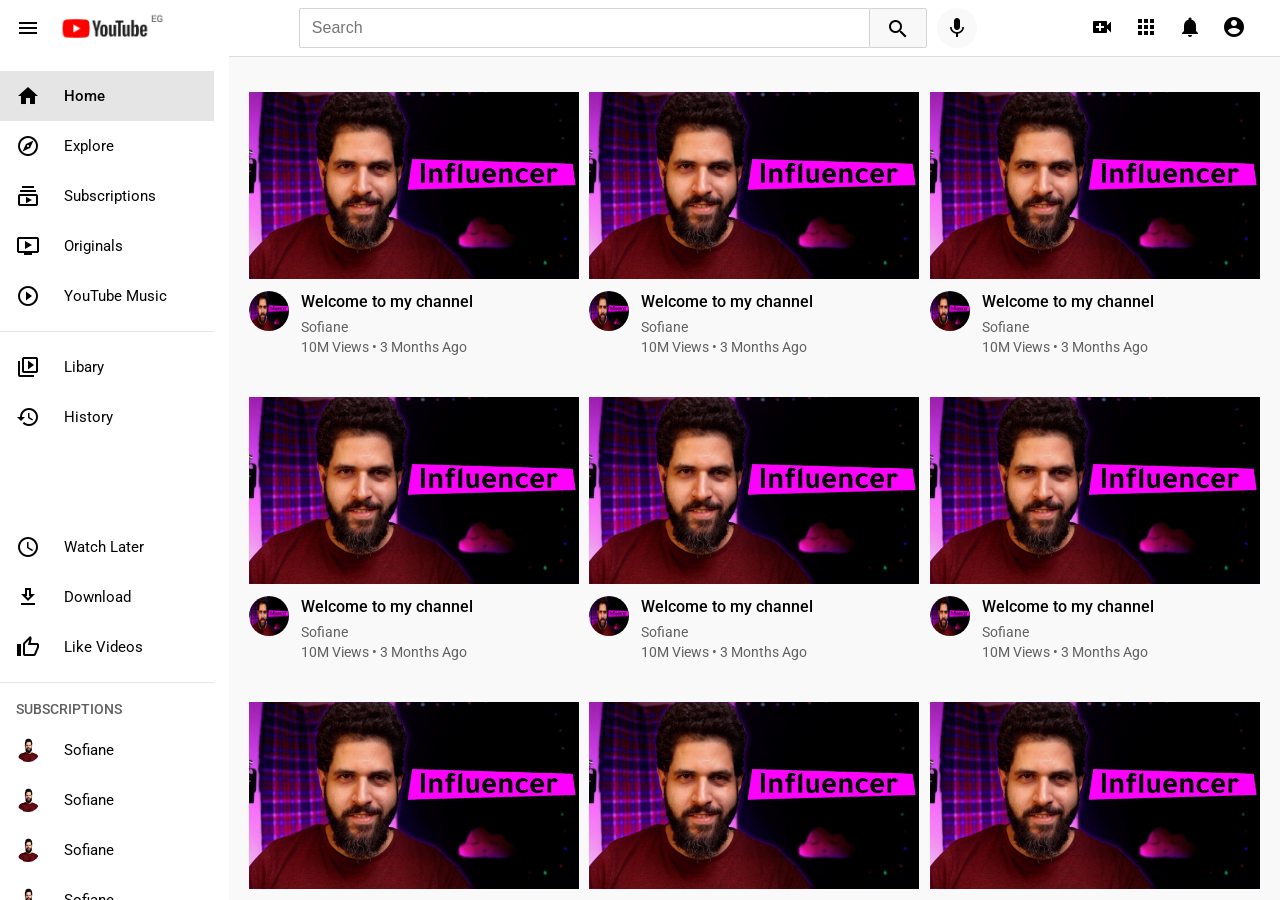
<file: project02/index.html>
<!DOCTYPE html>
<html lang="en">
<head>
    <meta charset="UTF-8">
    <meta name="viewport" content="width=device-width, initial-scale=1.0">
    <link href="https://fonts.googleapis.com/icon?family=Material+Icons" rel="stylesheet">
    <link href="https://fonts.googleapis.com/icon?family=Material+Icons+Outlined" rel="stylesheet">
    <link rel="stylesheet" href="index.css">
    <title>YouTube</title>
    
</head>
<body>
    <header>
        <div class="left-section">
            <i class="material-icons logo">menu</i>
            <img src="images\youtube-logo.png" alt="YouTube logo">
        </div>
        <div class="mid-section">
            <form action="">
                <input type="text" placeholder="Search">
                <button>
                    <i class="material-icons">search</i>

                </button>
            </form>
            <i class="material-icons mic">mic</i>

        </div>
        <div class="right-section">
            <a href=""> <i class="material-icons">video_call</i></a>
            <a href=""> <i class="material-icons">apps</i></a>
            <a href=""> <i class="material-icons">notifications</i></a>
            <a href=""> <i class="material-icons">account_circle</i></a>


        </div>
    </header>
    <div class="content-area">
        <aside>
            <nav>
                <a href="" class="nav-link active">
                    <i class="material-icons">home</i>
                    <span id="active-span">Home</span>

                </a>
                <a href="" class="nav-link">
                    <i class="material-icons-outlined">explore</i>
                    <span>Explore</span>
                </a>
                <a href="" class="nav-link">
                    <i class="material-icons-outlined">subscriptions</i>
                    <span>Subscriptions</span>
                </a>
                <a href="" class="nav-link">
                    <i class="material-icons-outlined">ondemand_video</i>
                    <span>Originals</span>
                </a>
                <a href="" class="nav-link">
                    <i class="material-icons-outlined">play_circle_outline</i>
                    <span>YouTube Music</span>
                </a>
                <hr>
                <a href="" class="nav-link">
                    <i class="material-icons-outlined">video_library</i>
                    <span>Libary</span>
                </a>
                <a href="" class="nav-link">
                    <i class="material-icons">history</i>
                    <span>History</span>
                </a>
                <a href="" class="nav-link">
                    <i class="material-icons-outlined">smart_display</i>
                    <span>Your Videos</span>
                </a>
                <a href="" class="nav-link">
                    <i class="material-icons-outlined">watch_later</i>
                    <span>Watch Later</span>
                </a>
                <a href="" class="nav-link">
                    <i class="material-icons-outlined">download</i>
                    <span>Download</span>
                </a>
                <a href="" class="nav-link">
                    <i class="material-icons-outlined">thumb_up</i>
                    <span>Like Videos</span>
                </a>
                <hr>
                <p>Subscriptions</p>
                <a href="" class="nav-link">
                    <img src="images\profile-pic.png" alt="img" class="channel-img">
                    <span>Sofiane</span>
                </a>
                <a href="" class="nav-link">
                    <img src="images\profile-pic.png" alt="img" class="channel-img">
                    <span>Sofiane</span>
                </a>
                <a href="" class="nav-link">
                    <img src="images\profile-pic.png" alt="img" class="channel-img">
                    <span>Sofiane</span>
                </a>
                <a href="" class="nav-link">
                    <img src="images\profile-pic.png" alt="img" class="channel-img">
                    <span>Sofiane</span>
                </a>
                <a href="" class="nav-link">
                    <img src="images\profile-pic.png" alt="img" class="channel-img">
                    <span>Sofiane</span>
                </a>
                <a href="" class="nav-link">
                    <img src="images\profile-pic.png" alt="img" class="channel-img">
                    <span>Sofiane</span>
                </a>
            </nav>
        </aside>
        <main>
            <div class="container-videos">
                <div class="video">
                    <div class="thumbnail">
                        <img src="images\video1.jpeg" alt="video-foto">

                    </div>
                    <div class="video-detils">
                        <div class="creator-img">
                            <img src="images\video1.jpeg" alt="video-foto">
                        </div>
                        <div class="titel">
                            <a href="" class="video-titel">Welcome to my channel</a>
                            <a href="" class="video-creator">
                                Sofiane
                            </a>
                            <span>10M Views • 3 Months Ago</span>
                        </div>
                    </div>
                </div>
                <div class="video">
                    <div class="thumbnail">
                        <img src="images\video1.jpeg" alt="video-foto">

                    </div>
                    <div class="video-detils">
                        <div class="creator-img">
                            <img src="images\video1.jpeg" alt="video-foto">
                        </div>
                        <div class="titel">
                            <a href="" class="video-titel">Welcome to my channel</a>
                            <a href="" class="video-creator">
                                Sofiane
                            </a>
                            <span>10M Views • 3 Months Ago</span>
                        </div>
                    </div>
                </div>
                <div class="video">
                    <div class="thumbnail">
                        <img src="images\video1.jpeg" alt="video-foto">

                    </div>
                    <div class="video-detils">
                        <div class="creator-img">
                            <img src="images\video1.jpeg" alt="video-foto">
                        </div>
                        <div class="titel">
                            <a href="" class="video-titel">Welcome to my channel</a>
                            <a href="" class="video-creator">
                                Sofiane
                            </a>
                            <span>10M Views • 3 Months Ago</span>
                        </div>
                    </div>
                </div>
                <div class="video">
                    <div class="thumbnail">
                        <img src="images\video1.jpeg" alt="video-foto">

                    </div>
                    <div class="video-detils">
                        <div class="creator-img">
                            <img src="images\video1.jpeg" alt="video-foto">
                        </div>
                        <div class="titel">
                            <a href="" class="video-titel">Welcome to my channel</a>
                            <a href="" class="video-creator">
                                Sofiane
                            </a>
                            <span>10M Views • 3 Months Ago</span>
                        </div>
                    </div>
                </div>
                <div class="video">
                    <div class="thumbnail">
                        <img src="images\video1.jpeg" alt="video-foto">

                    </div>
                    <div class="video-detils">
                        <div class="creator-img">
                            <img src="images\video1.jpeg" alt="video-foto">
                        </div>
                        <div class="titel">
                            <a href="" class="video-titel">Welcome to my channel</a>
                            <a href="" class="video-creator">
                                Sofiane
                            </a>
                            <span>10M Views • 3 Months Ago</span>
                        </div>
                    </div>
                </div>
                <div class="video">
                    <div class="thumbnail">
                        <img src="images\video1.jpeg" alt="video-foto">

                    </div>
                    <div class="video-detils">
                        <div class="creator-img">
                            <img src="images\video1.jpeg" alt="video-foto">
                        </div>
                        <div class="titel">
                            <a href="" class="video-titel">Welcome to my channel</a>
                            <a href="" class="video-creator">
                                Sofiane
                            </a>
                            <span>10M Views • 3 Months Ago</span>
                        </div>
                    </div>
                </div>
                <div class="video">
                    <div class="thumbnail">
                        <img src="images\video1.jpeg" alt="video-foto">

                    </div>
                    <div class="video-detils">
                        <div class="creator-img">
                            <img src="images\video1.jpeg" alt="video-foto">
                        </div>
                        <div class="titel">
                            <a href="" class="video-titel">Welcome to my channel</a>
                            <a href="" class="video-creator">
                                Sofiane
                            </a>
                            <span>10M Views • 3 Months Ago</span>
                        </div>
                    </div>
                </div>
                <div class="video">
                    <div class="thumbnail">
                        <img src="images\video1.jpeg" alt="video-foto">

                    </div>
                    <div class="video-detils">
                        <div class="creator-img">
                            <img src="images\video1.jpeg" alt="video-foto">
                        </div>
                        <div class="titel">
                            <a href="" class="video-titel">Welcome to my channel</a>
                            <a href="" class="video-creator">
                                Sofiane
                            </a>
                            <span>10M Views • 3 Months Ago</span>
                        </div>
                    </div>
                </div>
                <div class="video">
                    <div class="thumbnail">
                        <img src="images\video1.jpeg" alt="video-foto">

                    </div>
                    <div class="video-detils">
                        <div class="creator-img">
                            <img src="images\video1.jpeg" alt="video-foto">
                        </div>
                        <div class="titel">
                            <a href="" class="video-titel">Welcome to my channel</a>
                            <a href="" class="video-creator">
                                Sofiane
                            </a>
                            <span>10M Views • 3 Months Ago</span>
                        </div>
                    </div>
                </div>
                <div class="video">
                    <div class="thumbnail">
                        <img src="images\video1.jpeg" alt="video-foto">

                    </div>
                    <div class="video-detils">
                        <div class="creator-img">
                            <img src="images\video1.jpeg" alt="video-foto">
                        </div>
                        <div class="titel">
                            <a href="" class="video-titel">Welcome to my channel</a>
                            <a href="" class="video-creator">
                                Sofiane
                            </a>
                            <span>10M Views • 3 Months Ago</span>
                        </div>
                    </div>
                </div>
                <div class="video">
                    <div class="thumbnail">
                        <img src="images\video1.jpeg" alt="video-foto">

                    </div>
                    <div class="video-detils">
                        <div class="creator-img">
                            <img src="images\video1.jpeg" alt="video-foto">
                        </div>
                        <div class="titel">
                            <a href="" class="video-titel">Welcome to my channel</a>
                            <a href="" class="video-creator">
                                Sofiane
                            </a>
                            <span>10M Views • 3 Months Ago</span>
                        </div>
                    </div>
                </div>
                <div class="video">
                    <div class="thumbnail">
                        <img src="images\video1.jpeg" alt="video-foto">

                    </div>
                    <div class="video-detils">
                        <div class="creator-img">
                            <img src="images\video1.jpeg" alt="video-foto">
                        </div>
                        <div class="titel">
                            <a href="" class="video-titel">Welcome to my channel</a>
                            <a href="" class="video-creator">
                                Sofiane
                            </a>
                            <span>10M Views • 3 Months Ago</span>
                        </div>
                    </div>
                </div>
            </div>
        </main>
    </div>
</body>
</html>
</file>
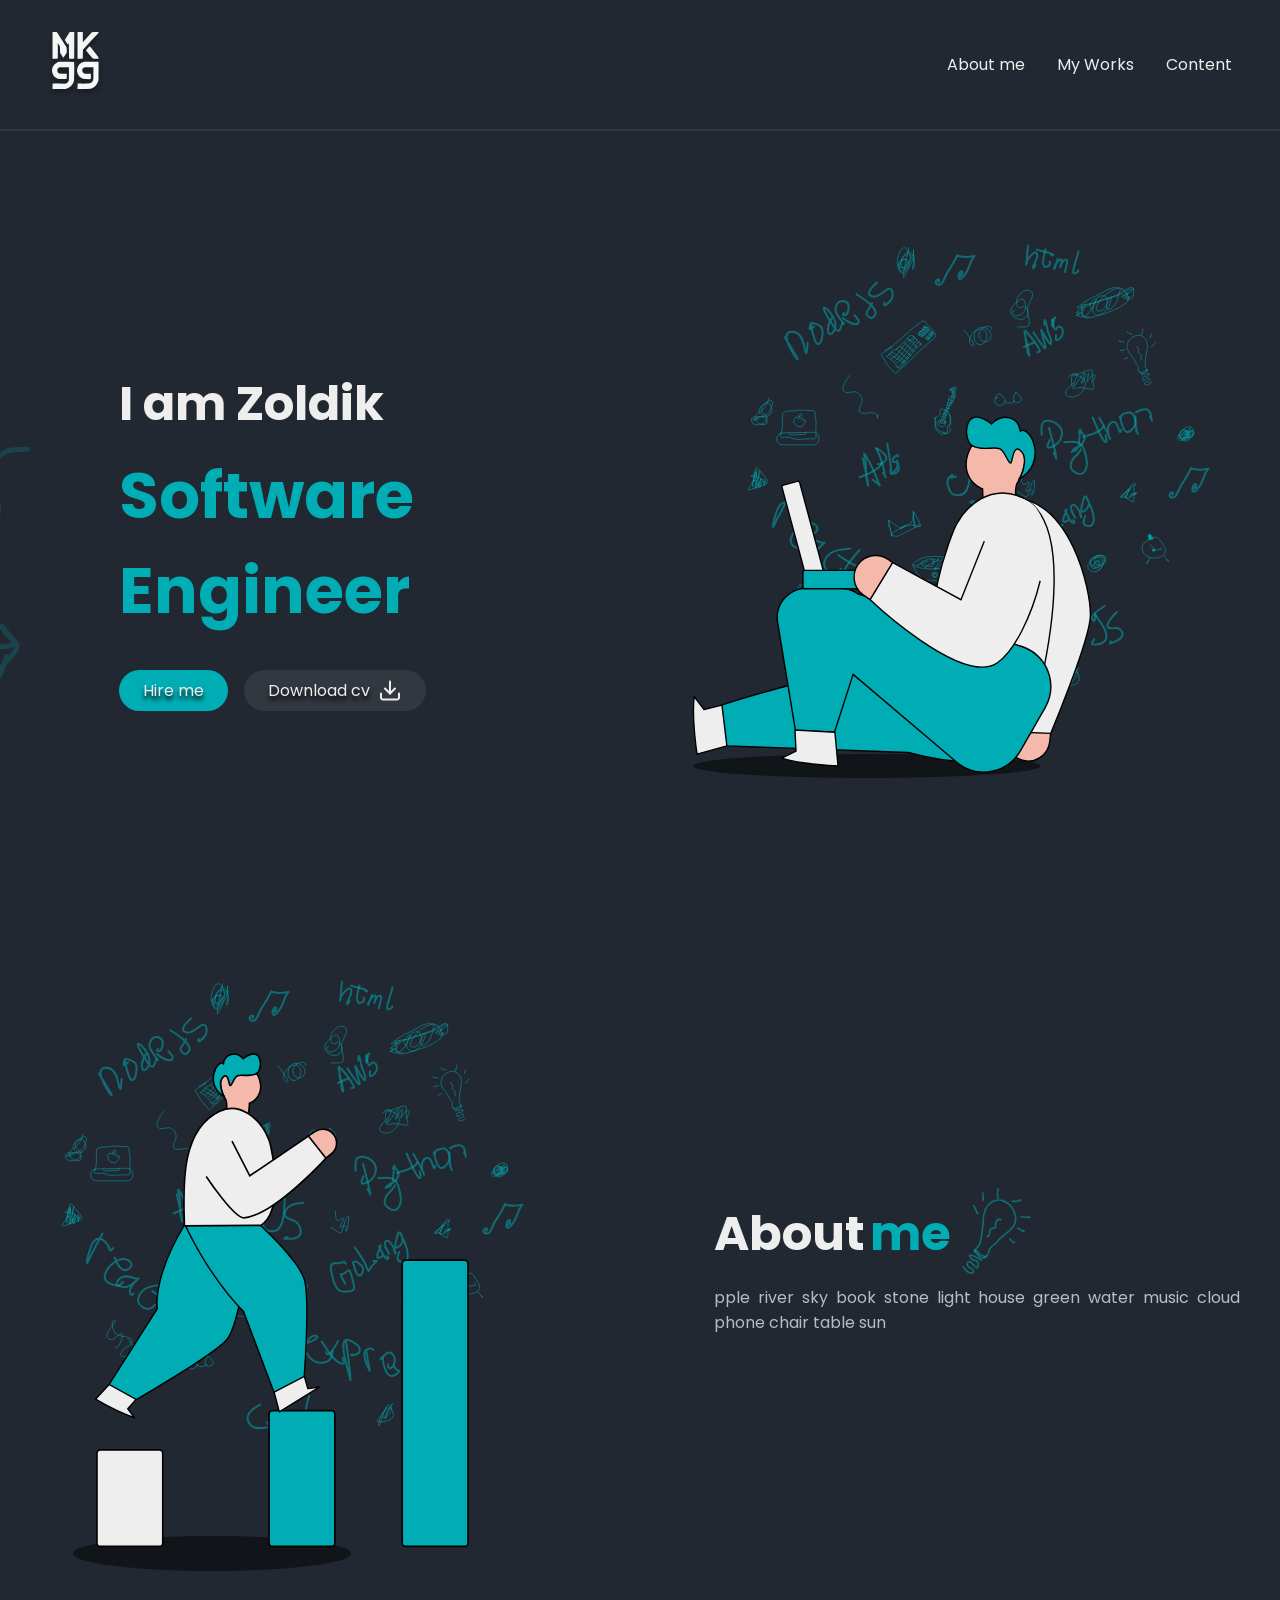
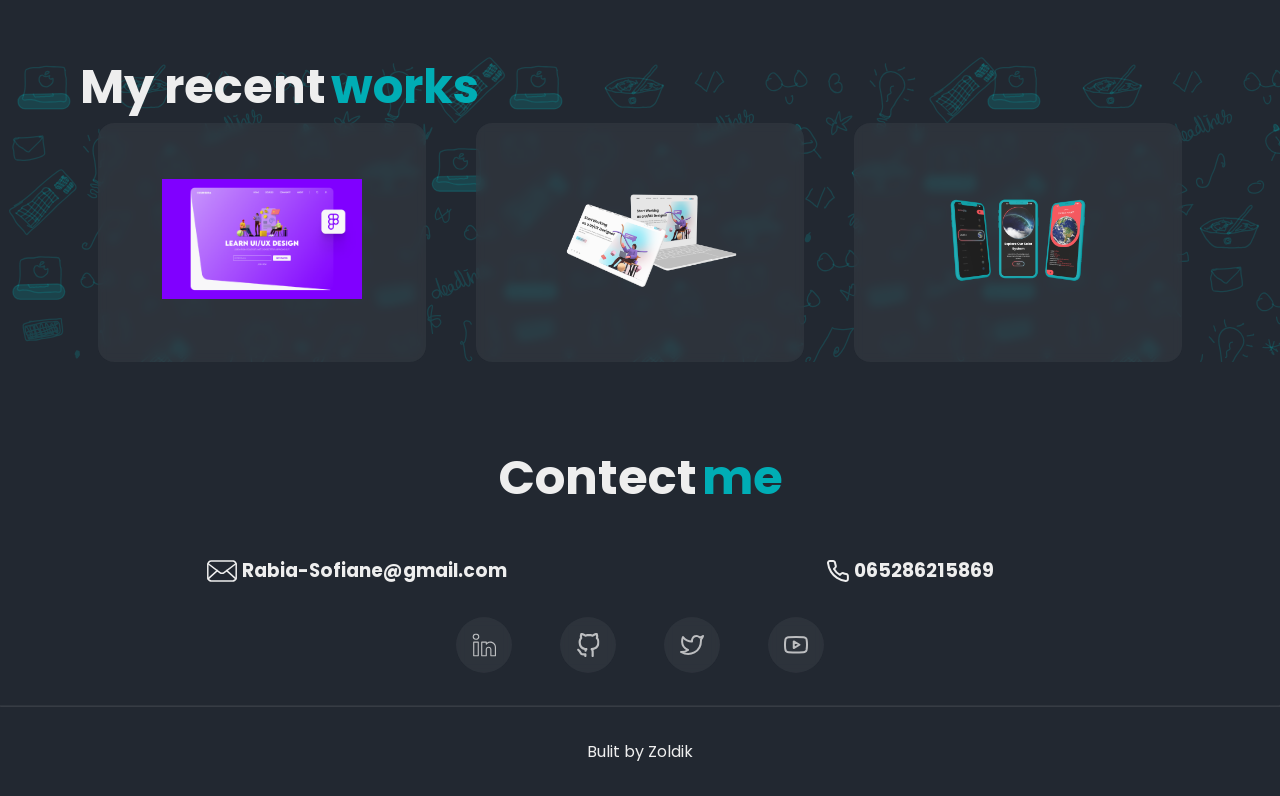
<file: project01/str.html>
<!DOCTYPE html>
<html lang="en">
<head>
    <meta charset="UTF-8">
    <meta name="viewport" content="width=device-width, initial-scale=1.0">
    <link rel="stylesheet" href="str.css">
    <title>Project</title>
</head>
<body>
    <header>
        <img src="assets\svg\logo.svg" alt="logo">
        <nav class="navigation">
            <ul>
             <li><a href="#Aboutme">About me</a></li>
             <li><a href="#MyWorks">My Works</a></li>
             <li><a href="#Content">Content</a></li>
            </ul>
        </nav>
    </header>
    <hr>


    <section class="hero">
        <img class="arrow" src="assets\svg\arrow.svg" alt="arrow">
        <div class="heroSub">
            <h1 class="name">I am Zoldik</h1>
            <h1 class="title">Software Engineer</h1>
            <div class="heroBtns">
                <a href="#contactMe" class="hireMe">Hire me</a>
                <a href="assets\CV.pdf" class="cv" download>Download cv
                    <img src="assets\svg\download.svg" alt="Download button">
                </a>
            </div>
        </div>
        
        <img src="assets\svg\Hero.svg" alt="hero img" class="heroImg">
        



    </section>

    <section class="Aboutme" id="Aboutme">
        <img src="assets\svg\AboutMe.svg" 
        alt="Aboutme img"
        class="AboutmeImg"
        >
        <div class="textContainer">
            <div class="textTitel">
                <h1 class="aboutName">About</h1>
                <h1 class="aboutTitel">me</h1>
                <img src="assets\svg\lightbulb.svg" alt="ligh" class="ligh">

            </div>
            <p class="aboutmePar">pple river sky book 
                stone light house green water music
                cloud phone chair table sun </p>
        </div>

    </section>
    <section class="works" id="MyWorks">
        <div class="worksContainer">
            <div class="projectTitel">
                <h1 class="aboutName">My recent</h1>
                <h1 class="aboutTitel">works</h1>
            </div>
            <ul>
                <li><a href="#" target="_blank"><img src="assets\imgs\landingPage.png" alt="landingPage"></a></li>
                <li><a href="#" target="_blank"><img src="assets\imgs\webApp.png" alt="webApp"></a></li>
                <li><a href="#" target="_blank"><img src="assets\imgs\app.png" alt="app"></a></li>
                
            </ul>
        </div>
    </section>

    <section class="contectContiner" id="Content">
        <div class="contectTitel">
            <h1 class="aboutName">Contect</h1>
            <h1 class="aboutTitel">me</h1>
        </div>
        
        <div class="contect">
            <div class="EmailAndPhone">
                <img src="assets\svg\Email.svg" alt="email logo">
                <a href="#"><h3>Rabia-Sofiane@gmail.com</h3></a>
            </div>
            <div class="EmailAndPhone">
                <img src="assets\svg\phone.svg" alt="phone loge">
                <h3>065286215869</h3>
            </div>
        </div>
        <div class="socialMedia">
            <a href="#" target="_blank"><img src="assets\svg\linkedin.svg" alt="my linkedin account"></a>
            <a href="#" target="_blank"><img src="assets\svg\github.svg" alt="my github account"></a>
            <a href="#" target="_blank"><img src="assets\svg\twitter.svg" alt="my x account"></a>
            <a href="#" target="_blank"><img src="assets\svg\youtube.svg" alt="my youtube account"></a>
        </div>
    </section>
    <hr>
    <footer>
        Bulit by Zoldik

    </footer>

</body>
</html>
</file>
<file: project02/index.css>
@import url('https://fonts.googleapis.com/css2?family=Poppins:wght@700&family=Roboto:ital,wght@0,100..900;1,100..900&display=swap');
*{
    margin: 0;
    padding: 0;
    box-sizing: border-box;
}
html{
    font-size: 10px;
}
body{
    font-family: "Roboto","Arial",sans-serif;
}
header{
    display: flex;
    justify-content: space-between;
    align-items: center;
    height: 56px;
    padding: 0 16px;
}
.left-section{
    display: flex;
    align-items: center;
    cursor: pointer;
}
.left-section img{
    width: 46%;
    padding-left: 16px;
}
.mid-section{
    display: flex;
    align-items: center;
    margin-left: -9%;
}
.mid-section form{
    display: flex;
    height: 40px;
    width: 628px;
}
.mid-section input{
    width: 100%;
    border-radius: 2px 0 0 2px;
    padding: 12px;
    font-size: 1.6rem;
    border: 1px solid #d3d3d3;
    border-right: none;
} 
.mid-section button{
    width: 64px;
    border: 1px solid #d3d3d3;
    border-radius: 0 2px 2px 0;
    padding-top: 4px;
    background-color: #f8f8f8;
    cursor: pointer;
}
.mid-section button:hover{
    border-color: #c6c6c6;
    background-color: #f0f0f0;
}
.mid-section .mic{
width: 40px;
height: 40px;
border-radius: 50%;
background-color: #f9f9f9;
display: flex;
justify-content: center;
align-items: center;
margin-left: 10px;
cursor: pointer;
}
.right-section a{
   padding-right: 18px;
   text-decoration: none;
   color: black;
}
.content-area{
    height: calc(100vh - 56px);
    display: flex;
    background-color: #f9f9f9;
}
aside{
    height: 100%;
    width: 280px;
    background-color: white;
    overflow-y: auto;
}
nav{
    width: 100%;
    display: flex;
    flex-direction: column;
    margin: 15px 0;
    padding-right:15px ;
}
.nav-link{
    display: flex;
    align-items: center;
    padding: 10px 16px;
    text-decoration: none;
    color: black;
}
.nav-link:hover{
    background-color: rgba(0,0,0, 0.05);
}
.nav-link span{
    margin-left: 24px;
    font-size: 1.5rem;
    line-height: 2em;
    font-weight: 400;
    color: #030303;
}
.active{
    background-color: #e5e5e5;

}
#active-span{
    font-weight: 500;
}
hr{
    height: 1px;
    background-color: #e5e5e5;
    border: none;
    margin: 10px 0;
}
nav p{
font-size: 1.4rem;
color: #606060;
font-weight: 500;
padding: 8px 16px;
text-transform: uppercase;
}

.channel-img{
    height: 24px;
    width: 24px;
    border-radius: 50%;
}
main{
    width: 100%;
    height: 100%;
    padding: 35px 15px;
    border-top: 1px solid #ddd;
    overflow-y: auto;
}
.container-videos{
    display: flex;
    flex-direction: row;
    justify-content: space-around;
    flex-wrap: wrap;
}
.video{
    width: 330px;
    margin-bottom: 40px;
    cursor: pointer;
}
.thumbnail{
    width: 100%;
    height: 187px;
    margin-bottom: 12px;

}
.thumbnail img{
    height: 100%;
    width: 100%;
}
.video-detils{
    display: flex;
}
.creator-img img {
    height: 40px;
    width: 40px;
    border-radius: 50%;
    margin-right: 12px;
}
.titel{
    display: flex;
    flex-direction: column;
}
.titel a{
    text-decoration: none;

}
.video-titel{
    color: rgb(3, 3, 3);
    font-size: 1.6rem;
    max-width: 278px;
    font-weight: 500;
    line-height: 2.2rem;
    margin-bottom: 4px;
    overflow: hidden;
    display: -webkit-box;
    -webkit-line-clamp: 2;
    -webkit-box-orient: vertical;
}
.video-creator ,.titel span{
    color: rgb(96, 96, 96);
    font-size: 1.4rem;
    line-height: 2rem;
    font-weight: 400;
}
.video-creator:hover{
    color: #030303;
}
</file>
<file: project01/str.css>
@import url('https://fonts.googleapis.com/css2?family=Poppins:wght@700&display=swap');


*{
    margin: 0;
    padding: 0;
    box-sizing: border-box;
    scroll-behavior: smooth;
    font-family: "Poppins", serif;
}
body{
    background-color: #222831;
}
header{
    display: flex;
    justify-content: space-between;
    align-items: center;
    margin: 2rem auto;
    padding: 0 0.5rem;
    max-width: 1200px;
}
.navigation ul {
   display: flex;
   list-style-type: none;
   gap: 2rem;
}
.navigation a{
    text-decoration: none;
    color: #eeeeee;
}
.navigation a:hover{
    text-decoration: none;
    color: #00adb5;
}
hr{
    opacity: 10%;
}
.hero{
    display: flex;
    justify-content: space-between;
    align-items: center;
    margin: 5rem auto;
    max-width: 1200px;
}
.arrow{
    position: relative;
    transform: translateX(-5.5rem) translateY(1.5rem);
}
.heroSub{
    display: flex;
    flex-direction: column;
    gap: 0.5rem;
}
.name{
    font-size: 3rem;
    color: #eeeeee;
}
.title{
    font-size: 4rem;
    color: #00adb5;
}
.heroBtns{
    display: flex;
    gap: 1rem;
    margin-top: 1.5rem;
}
.hireMe{
    background-color: #00adb5;
    color: #eeeeee;
    border-radius: 24px;
    text-decoration: none;
    padding: 0.5rem 1.5rem;
    text-shadow: 0px 4px 4px rgb(0, 0, 0.5);
}
.cv{
    background-color: rgba(57, 62, 70, 0.75);
    color: #eeeeee;
    border-radius: 24px;
    text-decoration: none;
    padding: 0.5rem 1.5rem;
    text-shadow: 0px 4px 4px rgb(0, 0, 0.5);
    display: flex;
    align-items: center;
    gap: 0.5rem;
    backdrop-filter: blur(4px);
}
.Aboutme{
    display: flex;
    justify-content: space-between;
    align-items: center;
    margin: 5rem auto;
    max-width: 1200px;
    gap: 10rem;
}
.textContainer{
    display: flex;
    flex-direction: column;
}
.textTitel{
    display: flex;
    align-items: center;
    gap: 5px;
    font-size: 2rem;
}
.aboutName{
    color: #eeeeee;
}
.aboutTitel{
    color: #00adb5;
}
.aboutmePar{
    text-align: justify;
    color: rgba(238, 238, 238, 0.75);
}
.works{
    background-image: url("assets/svg/background.svg");
    margin: 5rem 0rem;
}
.worksContainer{
    display: flex;
    flex-direction: column;
    justify-content: space-around;
    align-items: left;
    margin: 5rem;
    max-width: 1200px;
}
.projectTitel{
    display: flex;
    align-items: center;
    justify-content: left;
    gap: 5px;
    font-size: 2rem;
}
.works ul {
    display: flex;
    flex-wrap: wrap;
    gap: 15px;
    list-style-type: none;
    align-items: center;
    justify-content: space-around;
}
.works li {
    border-radius: 16px;
    background-color: rgba(57, 62, 70, 0.5);
    backdrop-filter: blur(4px);
    padding: 1rem 4rem;
}
.works li img {
    width: 200px;
    height: 200px;
    object-fit: contain;
    transition: transform 0.2s;

}
.works li :hover {
    transform : scale(1.5);
}
.contectContiner{
    display: flex;
    flex-direction: column;
    justify-content: space-around;
    align-items: center;
    gap: 2rem;
    margin: 2rem auto;
    max-width: 1200px;
}
.contectTitel{
    display: flex;
    align-items: center;
    justify-content: center;
    gap: 5px;
    margin-bottom: 10px;
    font-size: 2rem;
}
.contect{
    display: flex;
    align-items: center;
    justify-content: center;
    margin-right: 5rem;
    gap: 20rem;
}
.contect h3 , .contect a{
    color: #eeeeee;
    text-decoration: none;
}
.EmailAndPhone{
    display: flex;
    align-items: center;
    justify-content: center;
    gap: 5px;
}
.socialMedia{
    display: flex;
    align-items: center;
    justify-content: center;
    gap: 3rem;
}
.socialMedia a{
    display: flex;
    align-items: center;
    justify-content: center;
    border-radius: 50px;
    background-color: rgba(57, 62, 70, 0.5);
    backdrop-filter: blur(4px);
    padding: 1rem;
}
.socialMedia img{
    width: 24px;
    height: 24px;
}
footer{
    color: #eeeeee;
    padding: 2rem;
    text-align: center;
}
@media(max-width:1023px){
    header{
        margin-left:1rem ;
        margin-right: 1rem;
    }
    .hero{
        flex-direction: column;
        align-items: center;
        gap: 2rem;
    }
    .heroImg{
        width: 400px;
    }
    .name , .title{
        font-size: 2rem;
    }
    .arrow{
        display: none;
    }
    .Aboutme{
        flex-direction: column-reverse;
        align-items: center;
        gap: 2rem;
    }
    .textContainer{
        align-items: center;
        margin: 0rem 5rem;
        gap: 1rem;
    }
    .aboutName , .aboutTitel{
        font-size: 2rem;
    }
    .ligh{
        width: 60px;
    }
    .AboutmeImg{
        width: 400px;
    }
    .works{
        padding: 0;
    }
    .worksContainer{
        padding: 5rem 0rem;
        gap: 3rem;
    }
    .projectTitel{
        margin-left: 1rem;
    }
    .works ul {
        flex-direction: column;
        gap: 1rem;
    }
    .contectContiner{
        margin: 10rem;
        gap: 2rem;
    }
    .contect{
        flex-direction: column;
        gap: 1rem;
        margin-right: 0;
    }
}
</file>
